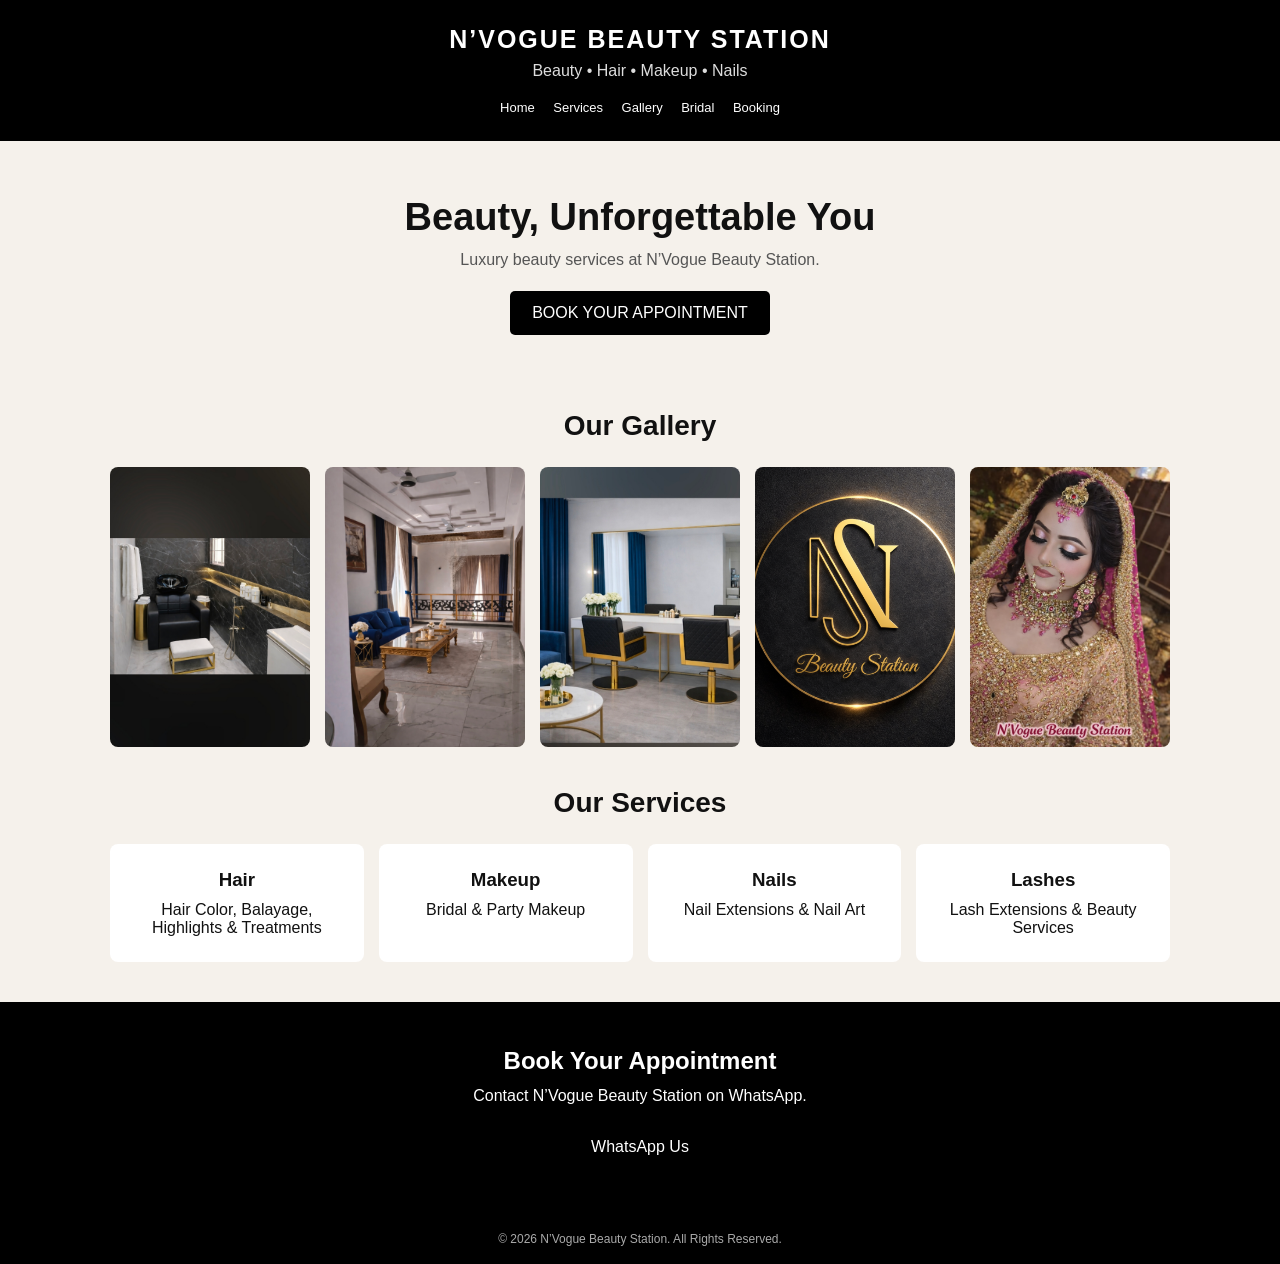
<file: index.html>
<!DOCTYPE html>
<html lang="en">
<head>
<meta charset="UTF-8">
<meta name="viewport" content="width=device-width, initial-scale=1.0">
<title>N’Vogue Beauty Station</title>
<style>
*{box-sizing:border-box;margin:0;padding:0}
body{font-family:Arial,sans-serif;background:#f5f1eb;color:#111}
header{background:#000;color:#fff;text-align:center;padding:25px 15px}
.logo{font-size:25px;font-weight:bold;letter-spacing:2px}
.tagline{margin-top:8px;color:#ddd}
nav{margin-top:18px}
nav a{color:#fff;text-decoration:none;margin:0 7px;font-size:13px}
.hero{text-align:center;padding:55px 20px}
.hero h1{font-size:38px;margin-bottom:12px}
.hero p{color:#555;margin-bottom:22px}
.btn{display:inline-block;background:#000;color:#fff;padding:13px 22px;text-decoration:none;border-radius:5px}
.section{max-width:1100px;margin:auto;padding:20px}
.section h2{text-align:center;font-size:28px;margin-bottom:25px}
.gallery{display:grid;grid-template-columns:repeat(auto-fit,minmax(200px,1fr));gap:15px}
.gallery img{width:100%;height:280px;object-fit:cover;border-radius:8px;background:#ddd}
.services{display:grid;grid-template-columns:repeat(auto-fit,minmax(180px,1fr));gap:15px}
.service{background:#fff;padding:25px;text-align:center;border-radius:8px}
.service h3{margin-bottom:10px}
.contact{background:#000;color:#fff;text-align:center;padding:45px 20px;margin-top:20px}
.contact p{margin:12px 0 20px}
footer{background:#000;color:#aaa;text-align:center;padding:18px;font-size:12px}
</style>
</head>

<body>

<header>
<div class="logo">N’VOGUE BEAUTY STATION</div>
<div class="tagline">Beauty • Hair • Makeup • Nails</div>
<nav>
<a href="index.html">Home</a>
<a href="services.html">Services</a>
<a href="gallery.html">Gallery</a>
<a href="bridal.html">Bridal</a>
<a href="booking.html">Booking</a>
</nav>
</header>

<section class="hero">
<h1>Beauty, Unforgettable You</h1>
<p>Luxury beauty services at N’Vogue Beauty Station.</p>
<a class="btn" href="https://wa.me/923417690991">BOOK YOUR APPOINTMENT</a>
</section>

<section class="section">
<h2>Our Gallery</h2>
<div class="gallery">
<img src="IMG_20260812_233932.jpg" alt="N’Vogue Beauty Station">
<img src="IMG_20260812_233947.jpg" alt="N’Vogue Beauty Station">
<img src="IMG_20260812_234006.jpg" alt="N’Vogue Beauty Station">
<img src="file_0000000057587206a99003054868c5f1.png" alt="N’Vogue Beauty Station">
<img src="file_0000000069b0720cb7eca2c703840768.png" alt="N’Vogue Beauty Station">
</div>
</section>

<section class="section">
<h2>Our Services</h2>
<div class="services">
<div class="service"><h3>Hair</h3><p>Hair Color, Balayage, Highlights & Treatments</p></div>
<div class="service"><h3>Makeup</h3><p>Bridal & Party Makeup</p></div>
<div class="service"><h3>Nails</h3><p>Nail Extensions & Nail Art</p></div>
<div class="service"><h3>Lashes</h3><p>Lash Extensions & Beauty Services</p></div>
</div>
</section>

<section class="contact">
<h2>Book Your Appointment</h2>
<p>Contact N’Vogue Beauty Station on WhatsApp.</p>
<a class="btn" href="https://wa.me/923417690991">WhatsApp Us</a>
</section>

<footer>
© 2026 N’Vogue Beauty Station. All Rights Reserved.
</footer>

</body>
</html>
</file>
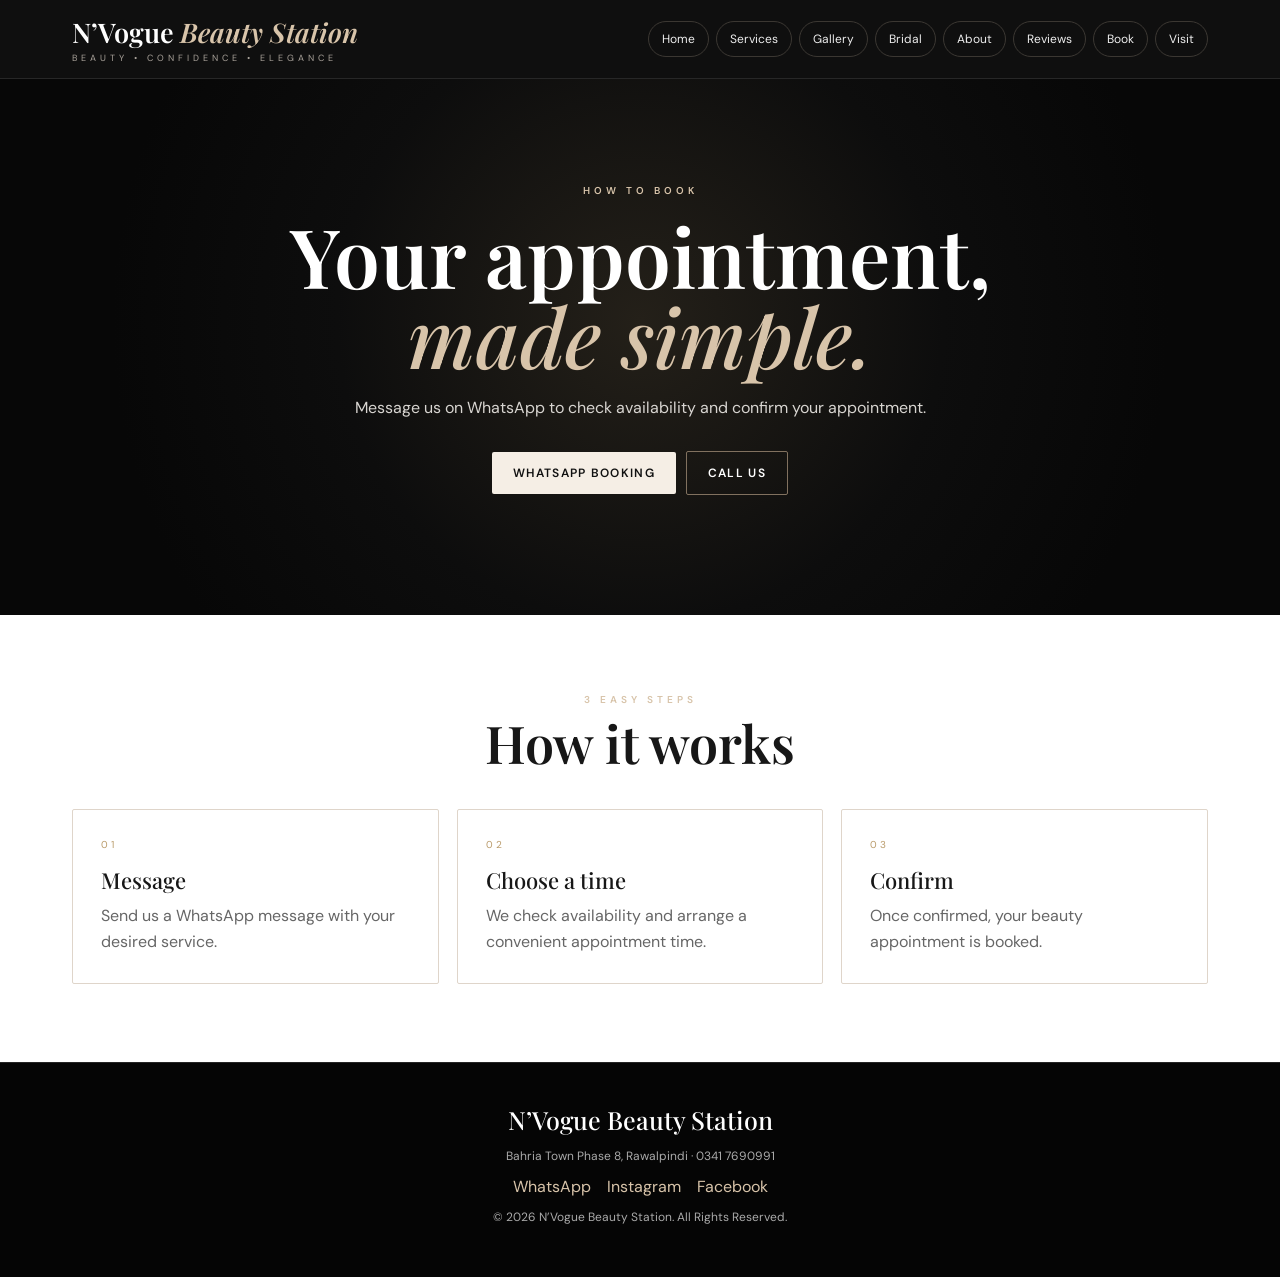
<file: booking.html>
<!doctype html><html lang="en"><head><meta charset="utf-8"><meta name="viewport" content="width=device-width,initial-scale=1"><meta name="description" content="N’Vogue Beauty Station — luxury beauty services in Bahria Town Phase 8, Rawalpindi."><title>How to Book | N’Vogue Beauty Station</title><link rel="stylesheet" href="style.css"></head><body><header class="header"><div class="nav">
<a class="brand" href="index.html"><strong>N’Vogue <em>Beauty Station</em></strong><small>BEAUTY • CONFIDENCE • ELEGANCE</small></a>
<nav class="links">
<a href="index.html">Home</a><a href="services.html">Services</a><a href="gallery.html">Gallery</a><a href="bridal.html">Bridal</a><a href="about.html">About</a><a href="reviews.html">Reviews</a><a href="booking.html">Book</a><a href="contact.html">Visit</a>
</nav></div></header>
<section class="hero"><div class="eyebrow">HOW TO BOOK</div><h1>Your appointment,<br><i>made simple.</i></h1><p>Message us on WhatsApp to check availability and confirm your appointment.</p><a class="btn" href="https://wa.me/923417690991">WHATSAPP BOOKING</a><a class="btn outline" href="tel:03417690991">CALL US</a></section>
<section class="wrap"><div class="section-head center"><div class="eyebrow">3 EASY STEPS</div><h2>How it works</h2></div><div class="cards"><div class="card"><div class="num">01</div><h3>Message</h3><p>Send us a WhatsApp message with your desired service.</p></div><div class="card"><div class="num">02</div><h3>Choose a time</h3><p>We check availability and arrange a convenient appointment time.</p></div><div class="card"><div class="num">03</div><h3>Confirm</h3><p>Once confirmed, your beauty appointment is booked.</p></div></div></section>
<footer class="footer"><strong>N’Vogue Beauty Station</strong><p>Bahria Town Phase 8, Rawalpindi · 0341 7690991</p>
<div><a href="https://wa.me/923417690991">WhatsApp</a><a href="https://www.instagram.com/">Instagram</a><a href="https://www.facebook.com/">Facebook</a></div>
<p>© 2026 N’Vogue Beauty Station. All Rights Reserved.</p></footer></body></html>
</file>
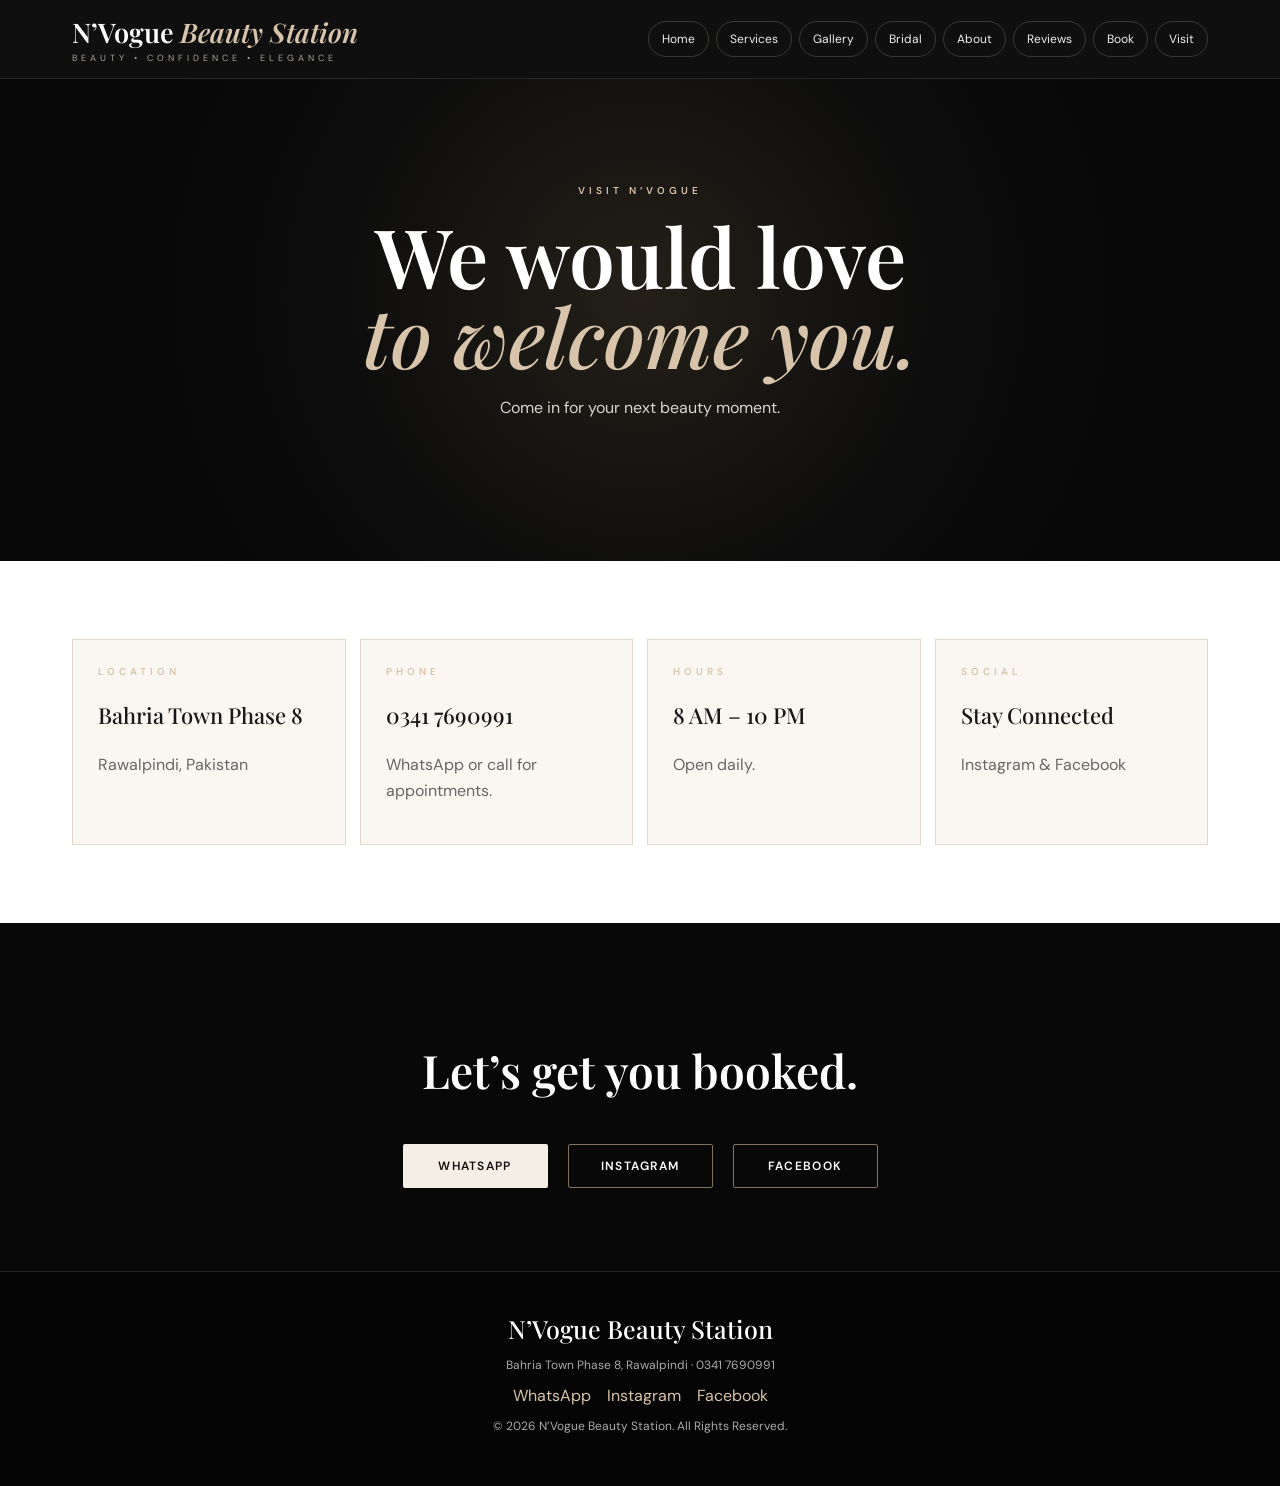
<file: contact.html>
<!doctype html><html lang="en"><head><meta charset="utf-8"><meta name="viewport" content="width=device-width,initial-scale=1"><meta name="description" content="N’Vogue Beauty Station — luxury beauty services in Bahria Town Phase 8, Rawalpindi."><title>Visit | N’Vogue Beauty Station</title><link rel="stylesheet" href="style.css"></head><body><header class="header"><div class="nav">
<a class="brand" href="index.html"><strong>N’Vogue <em>Beauty Station</em></strong><small>BEAUTY • CONFIDENCE • ELEGANCE</small></a>
<nav class="links">
<a href="index.html">Home</a><a href="services.html">Services</a><a href="gallery.html">Gallery</a><a href="bridal.html">Bridal</a><a href="about.html">About</a><a href="reviews.html">Reviews</a><a href="booking.html">Book</a><a href="contact.html">Visit</a>
</nav></div></header>
<section class="hero"><div class="eyebrow">VISIT N’VOGUE</div><h1>We would love<br><i>to welcome you.</i></h1><p>Come in for your next beauty moment.</p></section>
<section class="wrap"><div class="contact-grid"><div class="contact"><div class="eyebrow">LOCATION</div><h3>Bahria Town Phase 8</h3><p>Rawalpindi, Pakistan</p></div><div class="contact"><div class="eyebrow">PHONE</div><h3>0341 7690991</h3><p>WhatsApp or call for appointments.</p></div><div class="contact"><div class="eyebrow">HOURS</div><h3>8 AM – 10 PM</h3><p>Open daily.</p></div><div class="contact"><div class="eyebrow">SOCIAL</div><h3>Stay Connected</h3><p>Instagram & Facebook</p></div></div></section>
<section class="dark-section"><div class="wrap center"><h2 style="font:600 46px 'Playfair Display',serif">Let’s get you booked.</h2><div class="socials"><a class="btn" href="https://wa.me/923417690991">WHATSAPP</a><a class="btn outline" href="https://www.instagram.com/">INSTAGRAM</a><a class="btn outline" href="https://www.facebook.com/">FACEBOOK</a></div></div></section>
<footer class="footer"><strong>N’Vogue Beauty Station</strong><p>Bahria Town Phase 8, Rawalpindi · 0341 7690991</p>
<div><a href="https://wa.me/923417690991">WhatsApp</a><a href="https://www.instagram.com/">Instagram</a><a href="https://www.facebook.com/">Facebook</a></div>
<p>© 2026 N’Vogue Beauty Station. All Rights Reserved.</p></footer></body></html>
</file>
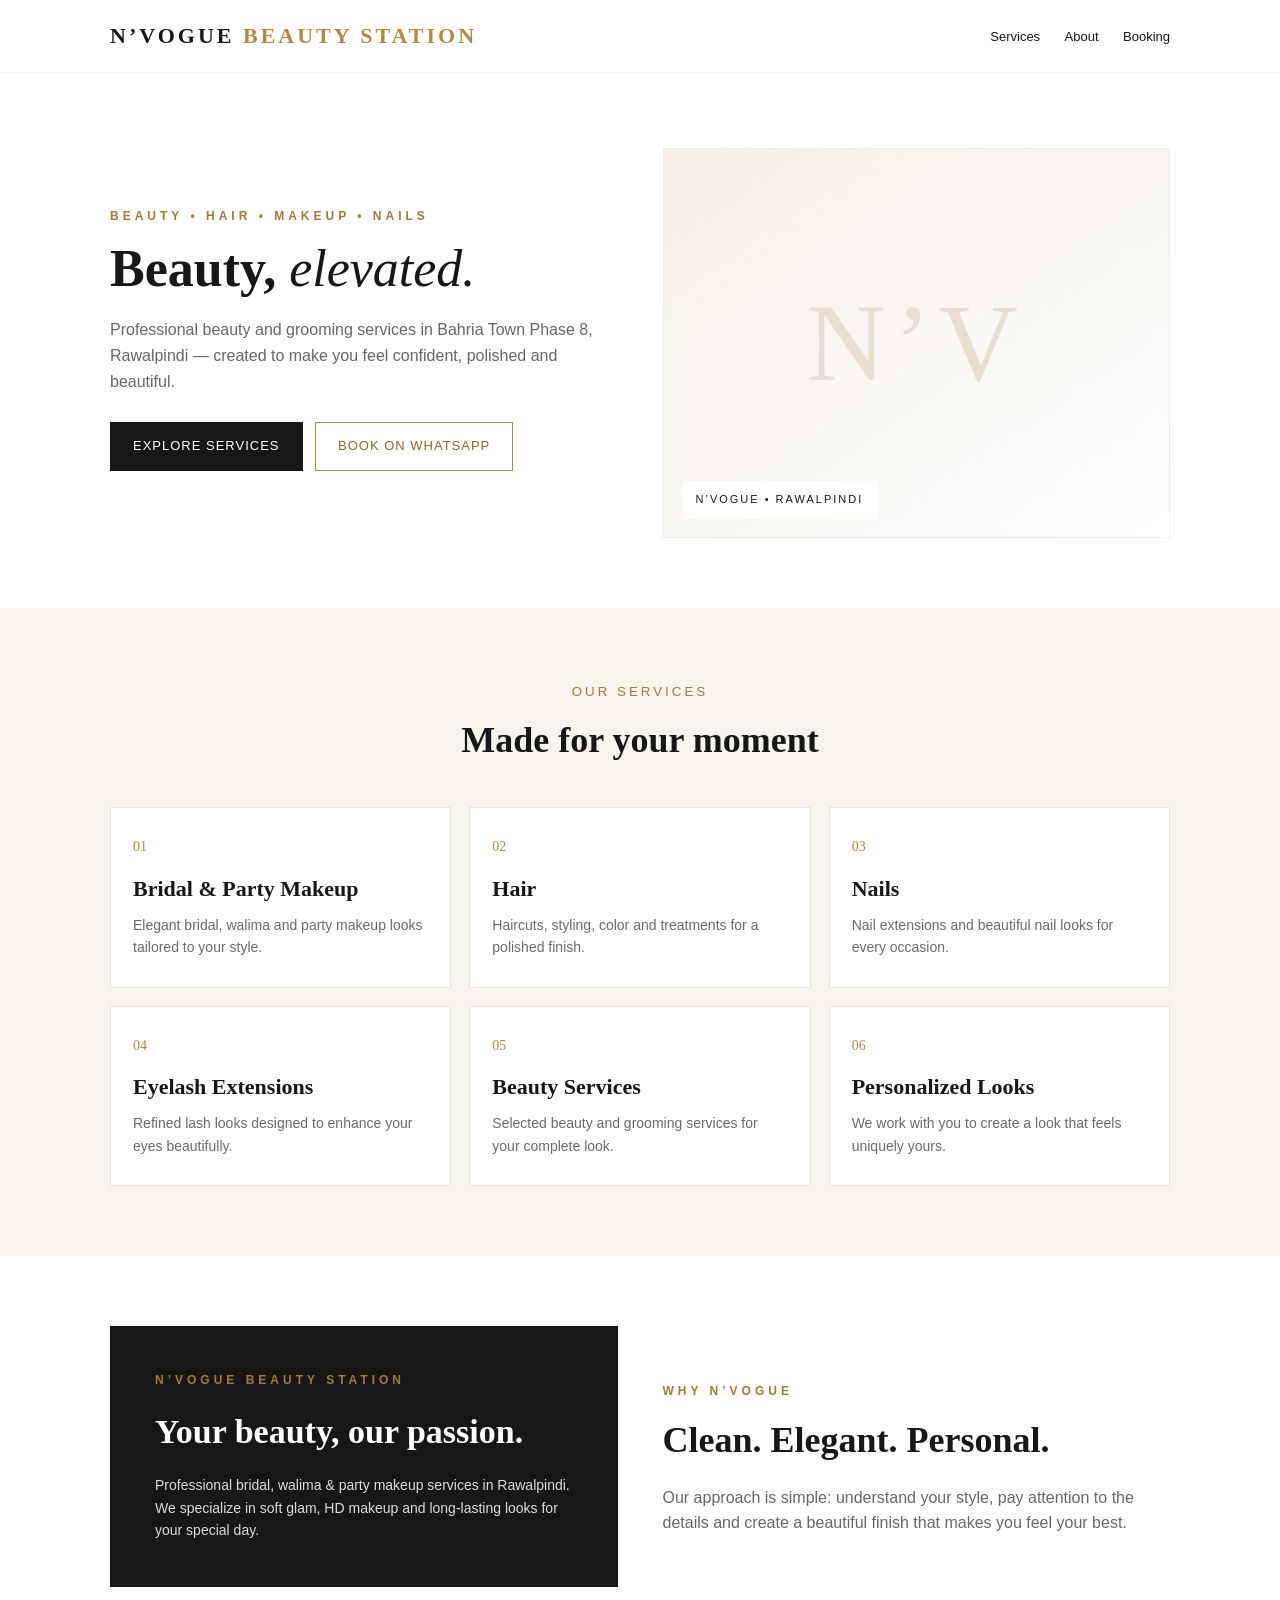
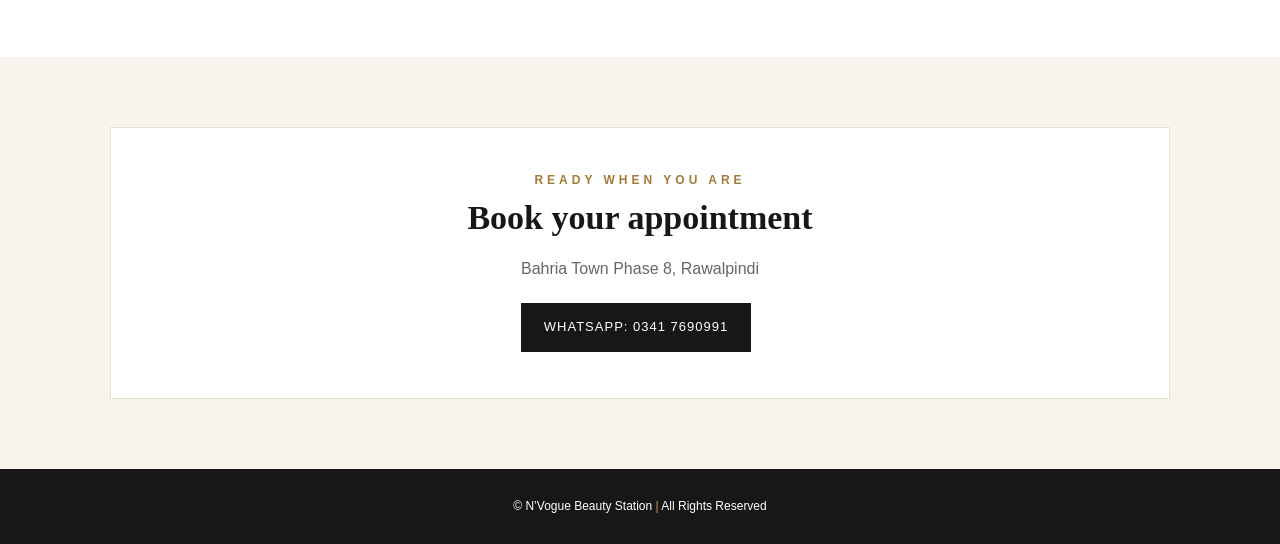
<file: index-1.html>
<!DOCTYPE html>
<html lang="en">
<head>
  <meta charset="UTF-8">
  <meta name="viewport" content="width=device-width, initial-scale=1.0">
  <meta name="description" content="Professional bridal, walima & party makeup, hair, nails and beauty services in Bahria Town Phase 8, Rawalpindi.">
  <title>N’Vogue Beauty Station | Beauty, Hair & Makeup</title>
  <style>
    *{box-sizing:border-box;margin:0;padding:0}
    html{scroll-behavior:smooth}
    body{font-family:Arial,Helvetica,sans-serif;color:#171717;background:#fffdf9;line-height:1.6}
    a{text-decoration:none;color:inherit}
    .wrap{max-width:1100px;margin:auto;padding:0 20px}
    header{background:#fff;border-bottom:1px solid #eee;position:sticky;top:0;z-index:10}
    .nav{min-height:72px;display:flex;align-items:center;justify-content:space-between}
    .brand{font-family:Georgia,serif;letter-spacing:3px;font-size:22px;font-weight:700}
    .brand span{color:#b08a45}
    nav a{font-size:13px;margin-left:20px}
    .hero{padding:75px 0 70px;background:#fff}
    .hero-grid{display:grid;grid-template-columns:1fr 1fr;gap:45px;align-items:center}
    .eyebrow{font-size:12px;letter-spacing:4px;color:#a27b39;font-weight:700;margin-bottom:15px}
    h1{font-family:Georgia,serif;font-size:52px;line-height:1.08;margin-bottom:20px}
    h1 em{font-weight:400}
    .hero p{color:#666;max-width:520px;margin-bottom:28px}
    .btn{display:inline-block;padding:13px 22px;border:1px solid #181818;font-size:13px;letter-spacing:1px;margin-right:8px;margin-bottom:8px}
    .btn.dark{background:#171717;color:#fff}
    .btn.gold{border-color:#b08a45;color:#8a672d}
    .hero-card{min-height:390px;background:linear-gradient(145deg,#f4efe7,#fff);border:1px solid #eee;display:flex;align-items:center;justify-content:center;position:relative}
    .hero-card:before{content:"N’V";font-family:Georgia,serif;font-size:110px;color:#e7dfd2;letter-spacing:8px}
    .hero-card .caption{position:absolute;bottom:18px;left:18px;background:#fff;padding:10px 14px;font-size:11px;letter-spacing:2px}
    section{padding:70px 0}
    .section-head{text-align:center;margin-bottom:38px}
    .section-head small{letter-spacing:3px;color:#a27b39}
    .section-head h2{font-family:Georgia,serif;font-size:36px;margin-top:8px}
    .services{background:#f7f4ee}
    .cards{display:grid;grid-template-columns:repeat(3,1fr);gap:18px}
    .card{background:#fff;padding:28px 22px;border:1px solid #e9e4db}
    .card .num{font-family:Georgia,serif;color:#b08a45;font-size:14px}
    .card h3{font-family:Georgia,serif;font-size:22px;margin:12px 0 8px}
    .card p{font-size:14px;color:#6a6a6a}
    .about{background:#fff}
    .about-grid{display:grid;grid-template-columns:1fr 1fr;gap:45px;align-items:center}
    .about-box{background:#171717;color:#fff;padding:45px}
    .about-box h2{font-family:Georgia,serif;font-size:34px;margin-bottom:15px}
    .about-box p{color:#ddd;font-size:14px}
    .about-copy h2{font-family:Georgia,serif;font-size:36px;margin:10px 0 15px}
    .about-copy p{color:#666}
    .contact{background:#f7f4ee}
    .contact-box{background:#fff;border:1px solid #e8e1d6;padding:38px;text-align:center}
    .contact-box h2{font-family:Georgia,serif;font-size:34px;margin-bottom:10px}
    .contact-box p{color:#666;margin-bottom:22px}
    footer{background:#171717;color:#fff;text-align:center;padding:28px 15px;font-size:12px}
    footer span{color:#c9a15b}
    @media(max-width:760px){
      nav{display:none}
      .hero{padding:52px 0}
      .hero-grid,.about-grid{grid-template-columns:1fr}
      h1{font-size:40px}
      .hero-card{min-height:280px}
      .cards{grid-template-columns:1fr}
      section{padding:55px 0}
      .about-box{padding:30px}
    }
  </style>
</head>
<body>

<header>
  <div class="wrap nav">
    <div class="brand">N’VOGUE <span>BEAUTY STATION</span></div>
    <nav>
      <a href="#services">Services</a>
      <a href="#about">About</a>
      <a href="#booking">Booking</a>
    </nav>
  </div>
</header>

<main>
  <section class="hero">
    <div class="wrap hero-grid">
      <div>
        <div class="eyebrow">BEAUTY • HAIR • MAKEUP • NAILS</div>
        <h1>Beauty, <em>elevated.</em></h1>
        <p>Professional beauty and grooming services in Bahria Town Phase 8, Rawalpindi — created to make you feel confident, polished and beautiful.</p>
        <a class="btn dark" href="#services">EXPLORE SERVICES</a>
        <a class="btn gold" href="https://wa.me/923417690991">BOOK ON WHATSAPP</a>
      </div>
      <div class="hero-card">
        <div class="caption">N’VOGUE • RAWALPINDI</div>
      </div>
    </div>
  </section>

  <section class="services" id="services">
    <div class="wrap">
      <div class="section-head">
        <small>OUR SERVICES</small>
        <h2>Made for your moment</h2>
      </div>
      <div class="cards">
        <div class="card"><div class="num">01</div><h3>Bridal & Party Makeup</h3><p>Elegant bridal, walima and party makeup looks tailored to your style.</p></div>
        <div class="card"><div class="num">02</div><h3>Hair</h3><p>Haircuts, styling, color and treatments for a polished finish.</p></div>
        <div class="card"><div class="num">03</div><h3>Nails</h3><p>Nail extensions and beautiful nail looks for every occasion.</p></div>
        <div class="card"><div class="num">04</div><h3>Eyelash Extensions</h3><p>Refined lash looks designed to enhance your eyes beautifully.</p></div>
        <div class="card"><div class="num">05</div><h3>Beauty Services</h3><p>Selected beauty and grooming services for your complete look.</p></div>
        <div class="card"><div class="num">06</div><h3>Personalized Looks</h3><p>We work with you to create a look that feels uniquely yours.</p></div>
      </div>
    </div>
  </section>

  <section class="about" id="about">
    <div class="wrap about-grid">
      <div class="about-box">
        <div class="eyebrow">N’VOGUE BEAUTY STATION</div>
        <h2>Your beauty, our passion.</h2>
        <p>Professional bridal, walima & party makeup services in Rawalpindi. We specialize in soft glam, HD makeup and long-lasting looks for your special day.</p>
      </div>
      <div class="about-copy">
        <small class="eyebrow">WHY N’VOGUE</small>
        <h2>Clean. Elegant. Personal.</h2>
        <p>Our approach is simple: understand your style, pay attention to the details and create a beautiful finish that makes you feel your best.</p>
      </div>
    </div>
  </section>

  <section class="contact" id="booking">
    <div class="wrap">
      <div class="contact-box">
        <small class="eyebrow">READY WHEN YOU ARE</small>
        <h2>Book your appointment</h2>
        <p>Bahria Town Phase 8, Rawalpindi</p>
        <a class="btn dark" href="https://wa.me/923417690991">WHATSAPP: 0341 7690991</a>
      </div>
    </div>
  </section>
</main>

<footer>© N’Vogue Beauty Station <span>|</span> All Rights Reserved</footer>
</body>
</html>
</file>
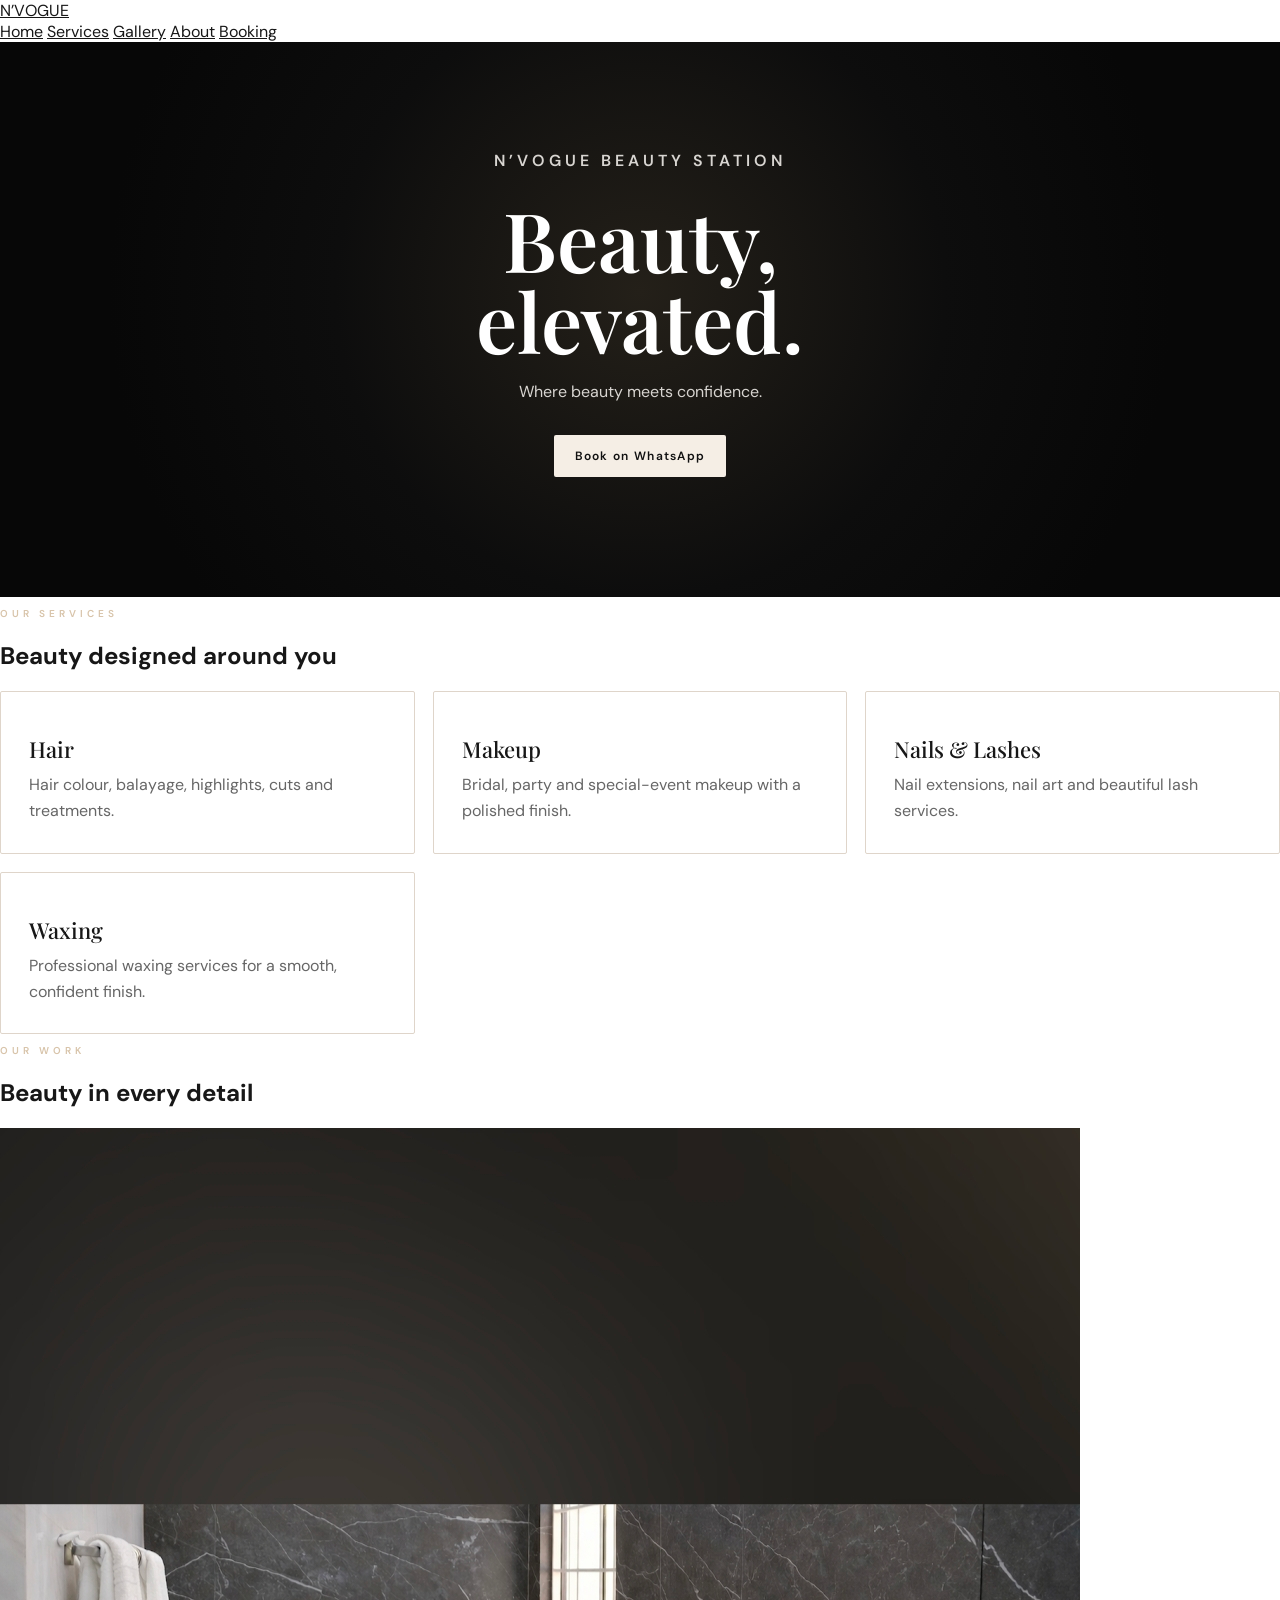
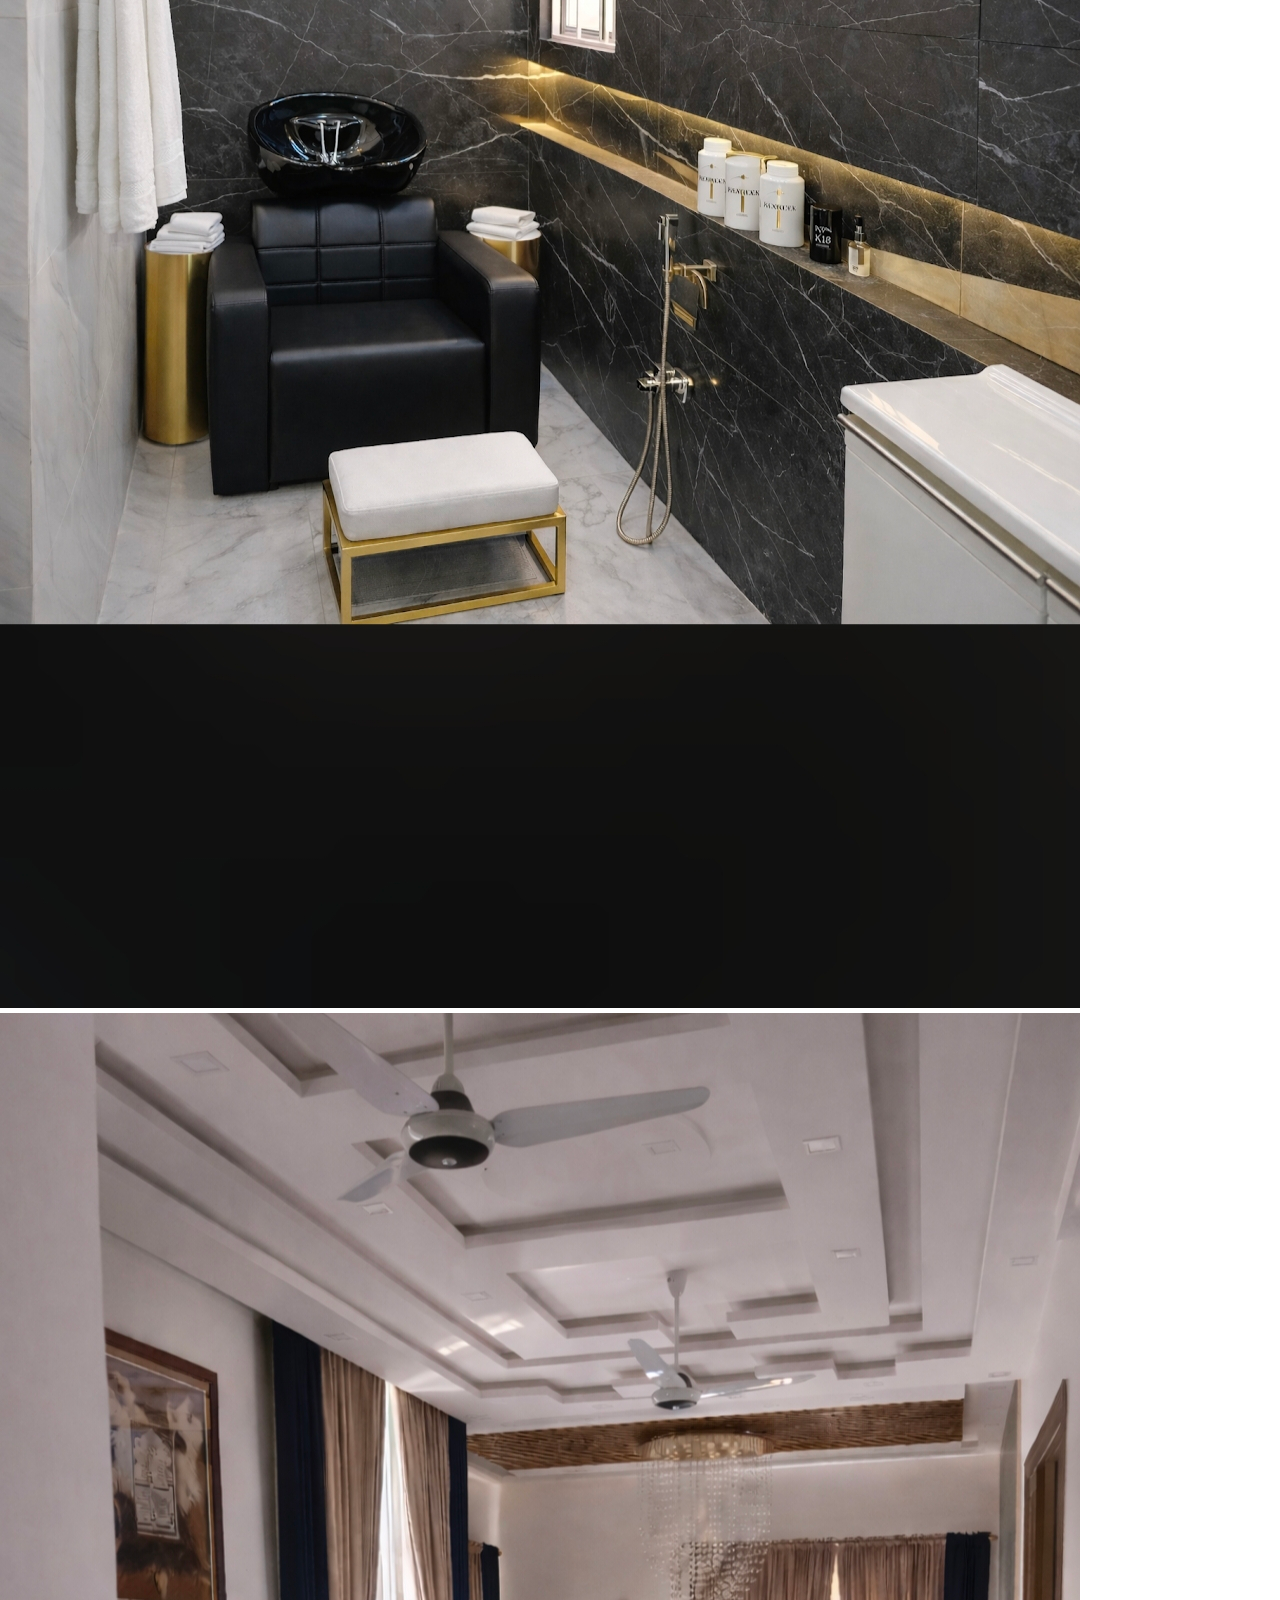
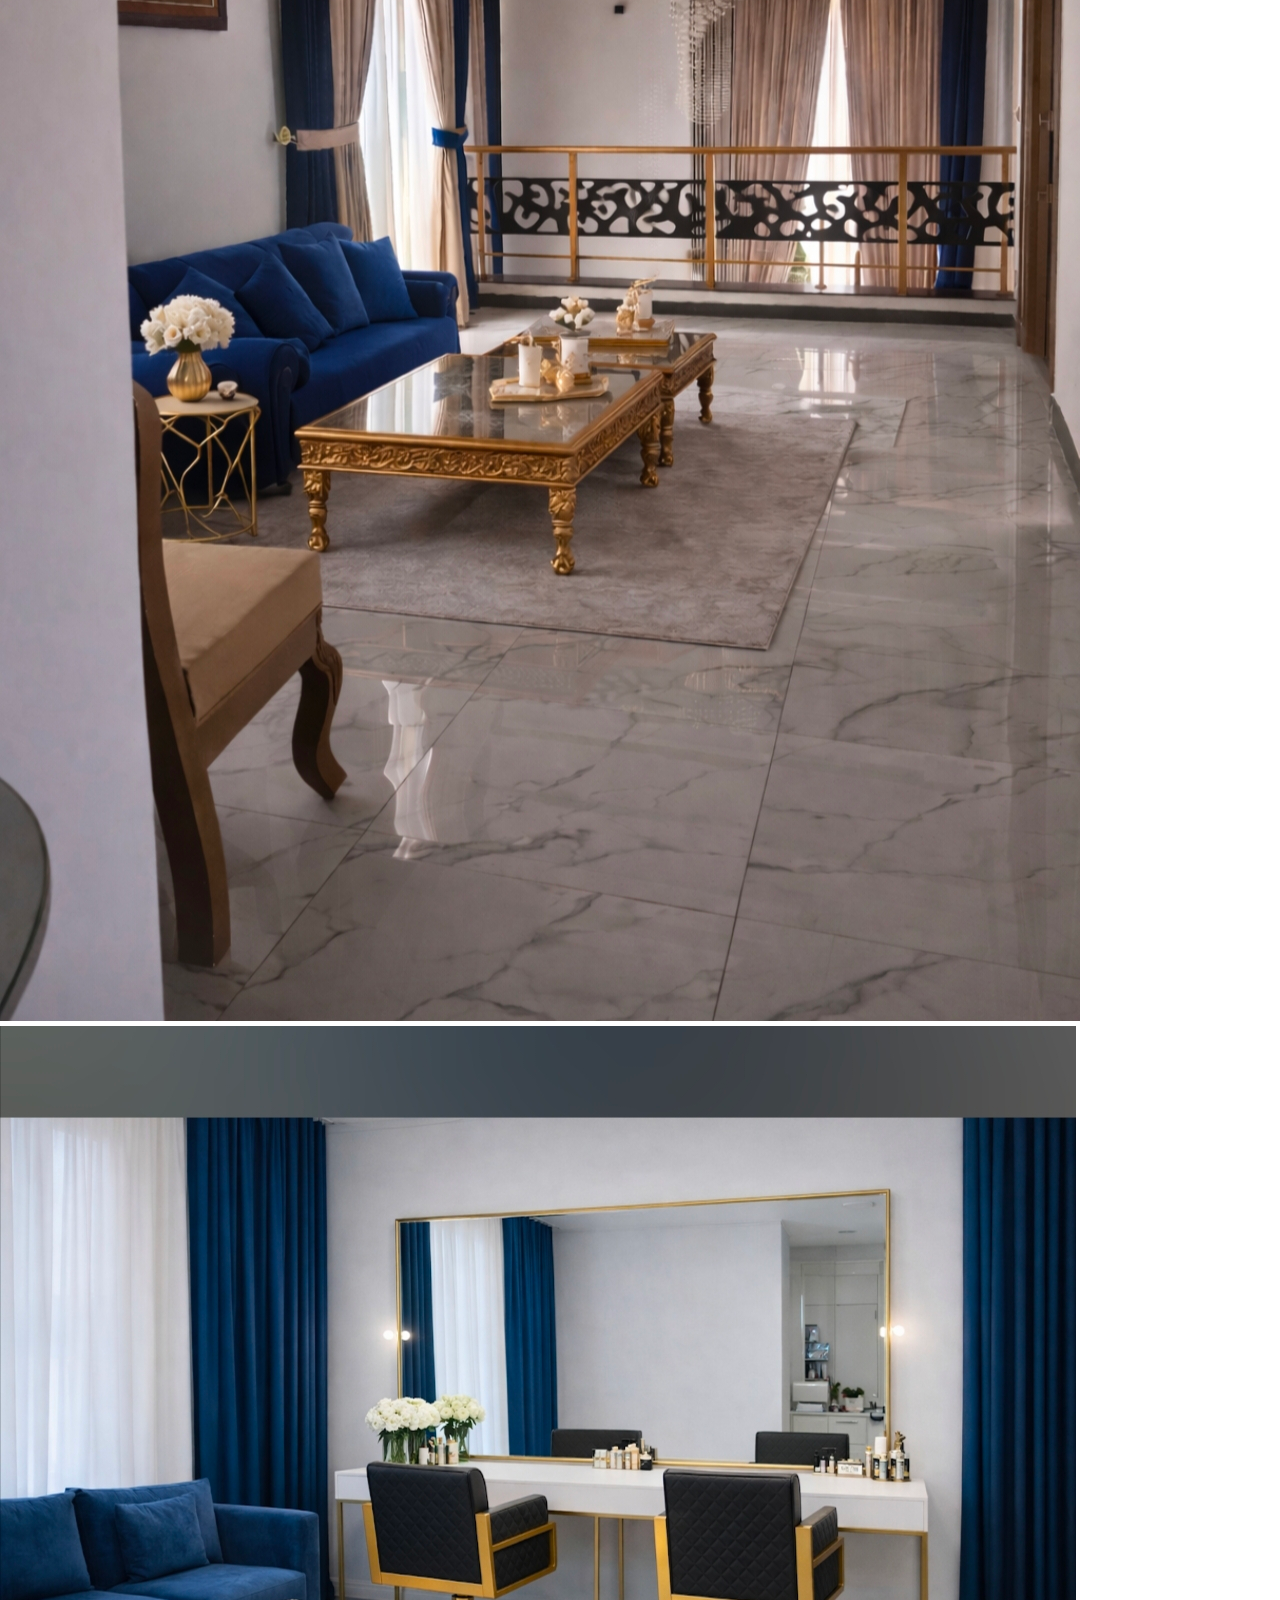
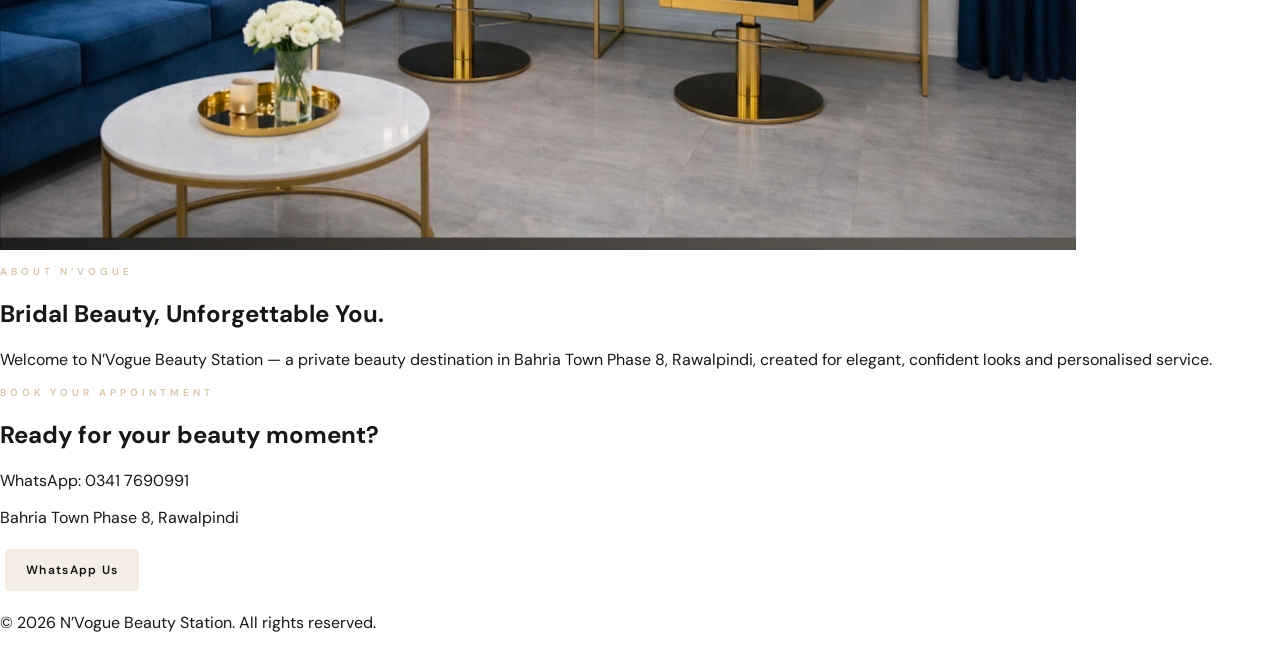
<file: index-34.html>
<!DOCTYPE html>
<html lang="en">
<head>
  <meta charset="UTF-8">
  <meta name="viewport" content="width=device-width, initial-scale=1.0">
  <title>N’Vogue Beauty Station</title>
  <link rel="stylesheet" href="style.css">
</head>
<body>

<header>
  <a class="logo" href="#home">N’VOGUE</a>
  <nav>
    <a href="#home">Home</a>
    <a href="#services">Services</a>
    <a href="#gallery">Gallery</a>
    <a href="#about">About</a>
    <a href="#booking">Booking</a>
  </nav>
</header>

<main>
  <section id="home" class="hero">
    <div class="hero-content">
      <p class="eyebrow">N’VOGUE BEAUTY STATION</p>
      <h1>Beauty,<br>elevated.</h1>
      <p>Where beauty meets confidence.</p>
      <a class="btn" href="https://wa.me/923417690991">Book on WhatsApp</a>
    </div>
  </section>

  <section id="services" class="section">
    <p class="eyebrow">OUR SERVICES</p>
    <h2>Beauty designed around you</h2>
    <div class="cards">
      <article class="card"><h3>Hair</h3><p>Hair colour, balayage, highlights, cuts and treatments.</p></article>
      <article class="card"><h3>Makeup</h3><p>Bridal, party and special-event makeup with a polished finish.</p></article>
      <article class="card"><h3>Nails &amp; Lashes</h3><p>Nail extensions, nail art and beautiful lash services.</p></article>
      <article class="card"><h3>Waxing</h3><p>Professional waxing services for a smooth, confident finish.</p></article>
    </div>
  </section>

  <section id="gallery" class="section">
    <p class="eyebrow">OUR WORK</p>
    <h2>Beauty in every detail</h2>
    <div class="gallery">
      <img src="IMG_20260812_233932.jpg" alt="N’Vogue Beauty Station work">
      <img src="IMG_20260812_233947.jpg" alt="N’Vogue Beauty Station work">
      <img src="IMG_20260812_234006.jpg" alt="N’Vogue Beauty Station work">
    </div>
  </section>

  <section id="about" class="section about">
    <p class="eyebrow">ABOUT N’VOGUE</p>
    <h2>Bridal Beauty, Unforgettable You.</h2>
    <p>Welcome to N’Vogue Beauty Station — a private beauty destination in Bahria Town Phase 8, Rawalpindi, created for elegant, confident looks and personalised service.</p>
  </section>

  <section id="booking" class="section booking">
    <p class="eyebrow">BOOK YOUR APPOINTMENT</p>
    <h2>Ready for your beauty moment?</h2>
    <p>WhatsApp: 0341 7690991</p>
    <p>Bahria Town Phase 8, Rawalpindi</p>
    <a class="btn" href="https://wa.me/923417690991">WhatsApp Us</a>
  </section>
</main>

<footer>
  <p>© 2026 N’Vogue Beauty Station. All rights reserved.</p>
</footer>

</body>
</html>
</file>
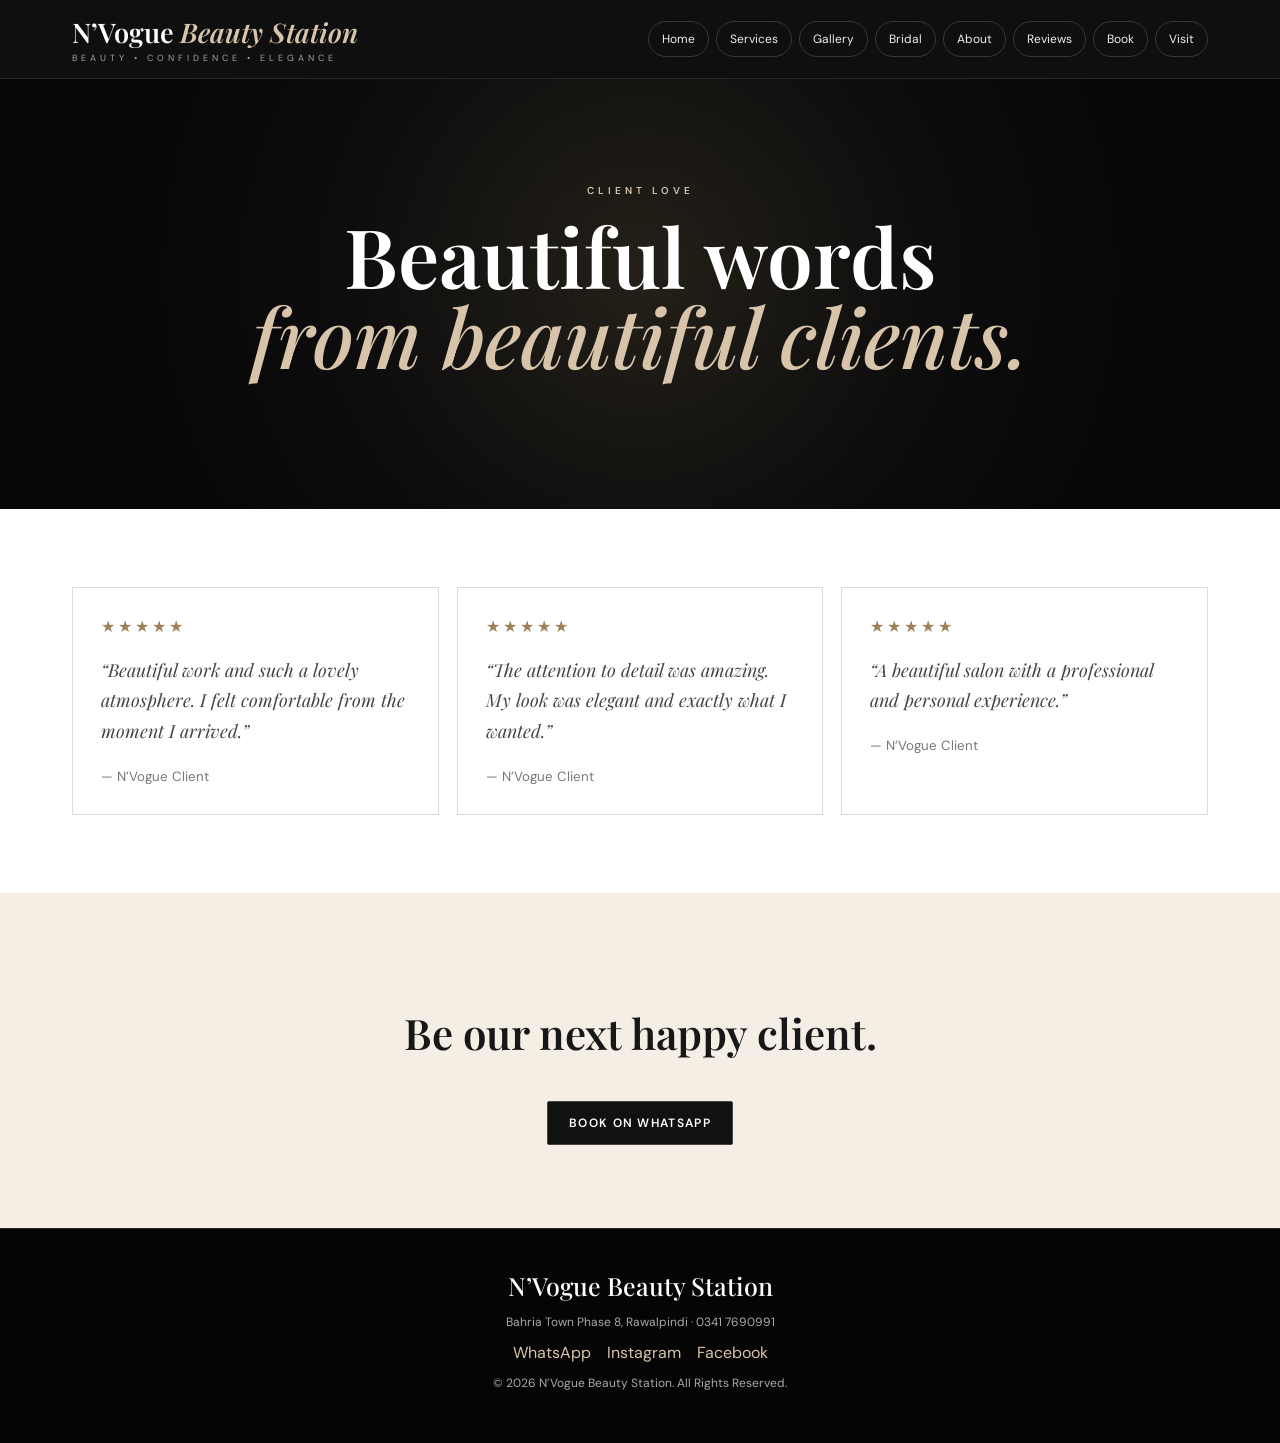
<file: reviews.html>
<!doctype html><html lang="en"><head><meta charset="utf-8"><meta name="viewport" content="width=device-width,initial-scale=1"><meta name="description" content="N’Vogue Beauty Station — luxury beauty services in Bahria Town Phase 8, Rawalpindi."><title>Reviews | N’Vogue Beauty Station</title><link rel="stylesheet" href="style.css"></head><body><header class="header"><div class="nav">
<a class="brand" href="index.html"><strong>N’Vogue <em>Beauty Station</em></strong><small>BEAUTY • CONFIDENCE • ELEGANCE</small></a>
<nav class="links">
<a href="index.html">Home</a><a href="services.html">Services</a><a href="gallery.html">Gallery</a><a href="bridal.html">Bridal</a><a href="about.html">About</a><a href="reviews.html">Reviews</a><a href="booking.html">Book</a><a href="contact.html">Visit</a>
</nav></div></header>
<section class="hero"><div class="eyebrow">CLIENT LOVE</div><h1>Beautiful words<br><i>from beautiful clients.</i></h1></section>
<section class="wrap"><div class="reviews"><div class="review"><div class="stars">★★★★★</div><p>“Beautiful work and such a lovely atmosphere. I felt comfortable from the moment I arrived.”</p><small>— N’Vogue Client</small></div><div class="review"><div class="stars">★★★★★</div><p>“The attention to detail was amazing. My look was elegant and exactly what I wanted.”</p><small>— N’Vogue Client</small></div><div class="review"><div class="stars">★★★★★</div><p>“A beautiful salon with a professional and personal experience.”</p><small>— N’Vogue Client</small></div></div></section>
<section class="cream"><div class="wrap center"><h2 style="font:600 42px 'Playfair Display',serif">Be our next happy client.</h2><a class="btn dark" href="https://wa.me/923417690991">BOOK ON WHATSAPP</a></div></section>
<footer class="footer"><strong>N’Vogue Beauty Station</strong><p>Bahria Town Phase 8, Rawalpindi · 0341 7690991</p>
<div><a href="https://wa.me/923417690991">WhatsApp</a><a href="https://www.instagram.com/">Instagram</a><a href="https://www.facebook.com/">Facebook</a></div>
<p>© 2026 N’Vogue Beauty Station. All Rights Reserved.</p></footer></body></html>
</file>
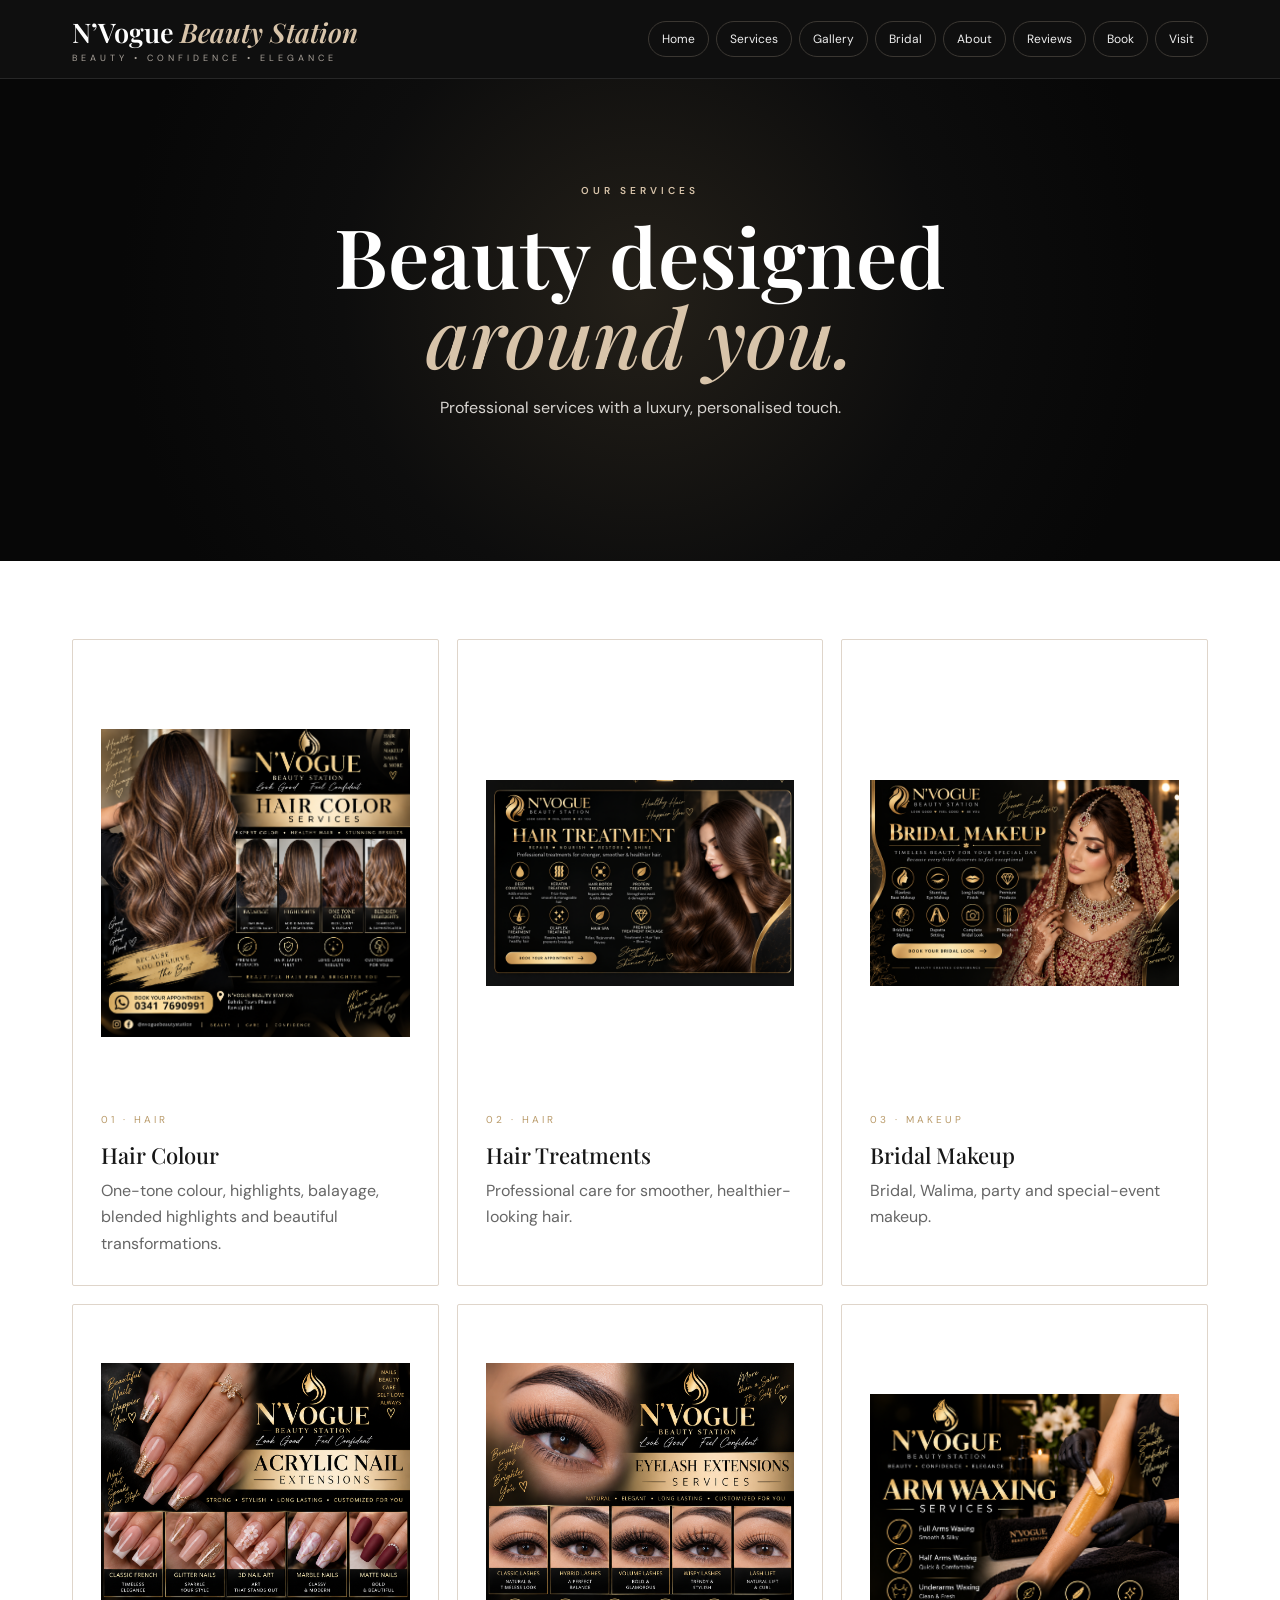
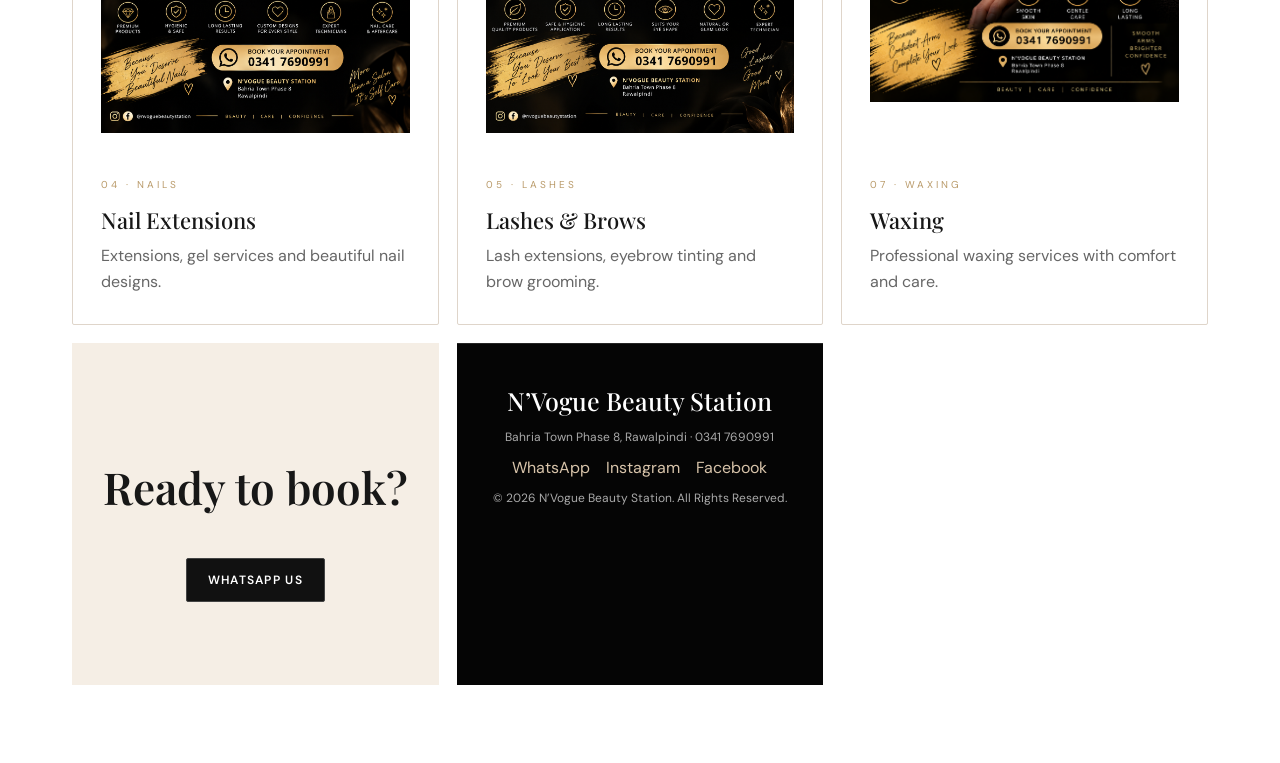
<file: services.html>
<!doctype html><html lang="en"><head><meta charset="utf-8"><meta name="viewport" content="width=device-width,initial-scale=1"><meta name="description" content="N’Vogue Beauty Station — luxury beauty services in Bahria Town Phase 8, Rawalpindi."><title>Services | N’Vogue Beauty Station</title><link rel="stylesheet" href="style.css"></head><body><header class="header"><div class="nav">
<a class="brand" href="index.html"><strong>N’Vogue <em>Beauty Station</em></strong><small>BEAUTY • CONFIDENCE • ELEGANCE</small></a>
<nav class="links">
<a href="index.html">Home</a><a href="services.html">Services</a><a href="gallery.html">Gallery</a><a href="bridal.html">Bridal</a><a href="about.html">About</a><a href="reviews.html">Reviews</a><a href="booking.html">Book</a><a href="contact.html">Visit</a>
</nav></div></header>
<section class="hero"><div class="eyebrow">OUR SERVICES</div><h1>Beauty designed<br><i>around you.</i></h1><p>Professional services with a luxury, personalised touch.</p></section>
<section class="wrap"><div class="cards">
<div class="card"><img src="file_000000004940820796bd06af10684b49.png" alt="Hair Colour Services"><div class="num">01 · HAIR</div><h3>Hair Colour</h3><p>One-tone colour, highlights, balayage, blended highlights and beautiful transformations.</p></div>
<div class="card"><img src="file_000000005c0082118cde60de1dd1b659.png" alt="Hair Treatment"><div class="num">02 · HAIR</div><h3>Hair Treatments</h3><p>Professional care for smoother, healthier-looking hair.</p></div>
<div class="card"><img src="file_000000009b4882118ef08ca4eda55710.png" alt="Bridal Makeup"><div class="num">03 · MAKEUP</div><h3>Bridal Makeup</h3><p>Bridal, Walima, party and special-event makeup.</p></div>
<div class="card"><img src="file_0000000019408211946ae68a54d82cd0.png" alt="Nail Extensions"><div class="num">04 · NAILS</div><h3>Nail Extensions</h3><p>Extensions, gel services and beautiful nail designs.</p></div>
<div class="card"><img src="file_0000000005d88207aa642b5ad071fe56.png" alt="Eyelash Extensions"><div class="num">05 · LASHES</div><h3>Lashes & Brows</h3><p>Lash extensions, eyebrow tinting and brow grooming.</p></div>

<div class="card"><img src="file_00000000356c8207a50d1c4b014bafb6.png" alt="Waxing Services"><div class="num">07 · WAXING</div><h3>Waxing</h3><p>Professional waxing services with comfort and care.</p></div>
<section class="cream"><div class="wrap center"><h2 style="font:600 44px 'Playfair Display',serif">Ready to book?</h2><a class="btn dark" href="https://wa.me/923417690991">WHATSAPP US</a></div></section>
<footer class="footer"><strong>N’Vogue Beauty Station</strong><p>Bahria Town Phase 8, Rawalpindi · 0341 7690991</p>
<div><a href="https://wa.me/923417690991">WhatsApp</a><a href="https://www.instagram.com/">Instagram</a><a href="https://www.facebook.com/">Facebook</a></div>
<p>© 2026 N’Vogue Beauty Station. All Rights Reserved.</p></footer></body></html>
</file>
<file: style.css>
@import url('https://fonts.googleapis.com/css2?family=DM+Sans:wght@400;500;600&family=Playfair+Display:ital,wght@0,500;0,600;1,500&display=swap');
:root{--black:#080808;--cream:#f5eee5;--beige:#d8c4aa;--white:#fff;--muted:#8e8a84;--line:#292929;--gold:#b99a69}
*{box-sizing:border-box}html{scroll-behavior:smooth}body{margin:0;background:#fff;color:#171717;font-family:"DM Sans",Arial,sans-serif}a{color:inherit}
.header{position:sticky;top:0;z-index:99;background:rgba(8,8,8,.97);border-bottom:1px solid #272727}.nav{max-width:1180px;margin:auto;min-height:78px;padding:13px 22px;display:flex;align-items:center;justify-content:space-between;gap:18px}.brand{text-decoration:none;white-space:nowrap}.brand strong{display:block;font:600 27px "Playfair Display",serif;color:#fff}.brand em{font-style:italic;color:var(--beige)}.brand small{display:block;color:#a9a29a;font-size:9px;letter-spacing:4px;margin-top:2px}
.links{display:flex;gap:7px;align-items:center;flex-wrap:wrap;justify-content:flex-end}.links a{text-decoration:none;color:#eee;border:1px solid #3b3732;border-radius:30px;padding:9px 13px;font-size:12px}.links a:hover{background:var(--cream);color:#111}
.hero{background:radial-gradient(circle at 50% 45%,#242019 0,#0d0d0d 43%,#070707 75%);color:#fff;text-align:center;padding:105px 22px 115px}.eyebrow{font-size:10px;letter-spacing:4px;color:var(--beige);font-weight:600}.hero h1{font:600 clamp(45px,7vw,82px)/.98 "Playfair Display",serif;margin:18px auto;max-width:900px}.hero h1 i{color:var(--beige);font-weight:500}.hero p{max-width:650px;margin:0 auto 25px;color:#d8d5d1;font-size:16px;line-height:1.7}
.btn{display:inline-flex;align-items:center;justify-content:center;text-decoration:none;padding:13px 21px;border-radius:2px;background:var(--cream);color:#111;font-weight:600;font-size:12px;letter-spacing:1.3px;margin:5px}.btn.dark{background:#111;color:#fff;border:1px solid #444}.btn.outline{background:transparent;color:#fff;border:1px solid #81715f}
.wrap{max-width:1180px;margin:auto;padding:78px 22px}.center{text-align:center}.section-head{max-width:720px;margin:0 auto 38px}.section-head h2{font:600 clamp(34px,5vw,52px)/1.05 "Playfair Display",serif;margin:10px 0}.section-head p{color:#6e6a65;line-height:1.7}
.cream{background:var(--cream)}.dark-section{background:var(--black);color:#fff}.dark-section .section-head p{color:#bbb}
.cards{display:grid;grid-template-columns:repeat(3,1fr);gap:18px}.card{border:1px solid #dfd5ca;background:#fff;padding:28px;border-radius:2px}.cream .card{background:#fbf7f1;border-color:#d8c7b4}.card .num{font-size:10px;letter-spacing:3px;color:var(--gold)}.card h3{font:500 25px "Playfair Display",serif;margin:14px 0 8px}.card p{color:#666;line-height:1.65;margin:0}
.photo-grid{display:grid;grid-template-columns:repeat(3,1fr);gap:14px}.photo-grid figure{margin:0;position:relative;overflow:hidden;background:#111}.photo-grid img{display:block;width:100%;height:390px;object-fit:cover;transition:transform .5s}.photo-grid figure:hover img{transform:scale(1.03)}.photo-grid figcaption{position:absolute;left:0;right:0;bottom:0;padding:35px 16px 14px;color:#fff;background:linear-gradient(transparent,rgba(0,0,0,.75));font-size:12px}
.split{display:grid;grid-template-columns:1fr 1fr;gap:45px;align-items:center}.split img{width:100%;height:520px;object-fit:cover}.split h2{font:600 47px "Playfair Display",serif;margin:10px 0 18px}.split p{color:#5e5b57;line-height:1.8}
.steps{display:grid;grid-template-columns:repeat(3,1fr);gap:1px;background:#39342d}.step{background:#111;padding:30px}.step span{color:var(--beige);font-size:12px;letter-spacing:2px}.step h3{font:500 27px "Playfair Display",serif;margin:12px 0}.step p{color:#aaa;line-height:1.7}
.reviews{display:grid;grid-template-columns:repeat(3,1fr);gap:18px}.review{padding:28px;background:#fff;border:1px solid #e2d9cf}.stars{color:#9e8158;letter-spacing:3px}.review p{font:italic 18px/1.7 "Playfair Display",serif;color:#444}.review small{color:#777}
.contact-grid{display:grid;grid-template-columns:repeat(4,1fr);gap:14px}.contact{padding:25px;background:#faf7f2;border:1px solid #e1d7ca}.contact h3{font:500 22px "Playfair Display",serif}.contact p{color:#666;line-height:1.6}
.socials{display:flex;justify-content:center;gap:10px;flex-wrap:wrap;margin-top:18px}.socials a{min-width:145px}.footer{background:#050505;color:#aaa;text-align:center;padding:40px 20px;border-top:1px solid #252525}.footer strong{font:500 25px "Playfair Display",serif;color:#fff}.footer p{font-size:12px}.footer a{color:var(--beige);text-decoration:none;margin:0 8px}
@media(max-width:820px){.nav{display:block;text-align:center}.brand{display:block;margin-bottom:12px}.links{justify-content:center}.links a{padding:8px 11px}.cards,.photo-grid,.reviews{grid-template-columns:1fr 1fr}.split{grid-template-columns:1fr}.split img{height:360px}.contact-grid{grid-template-columns:1fr 1fr}.hero{padding:75px 18px 85px}}
@media(max-width:520px){.cards,.photo-grid,.reviews,.contact-grid{grid-template-columns:1fr}.photo-grid img{height:420px}.links a{font-size:11px}.hero h1{font-size:48px}.wrap{padding:58px 18px}}
.cards img {
  width: 100% !important;
  max-width: none !important;
  height: 430px;
  object-fit: contain;
  display: block;
  margin: 0 auto 15px;
}
.card h3 {
  font-size: 22px;
}

.card p {
  font-size: 16px;
}
</file>
